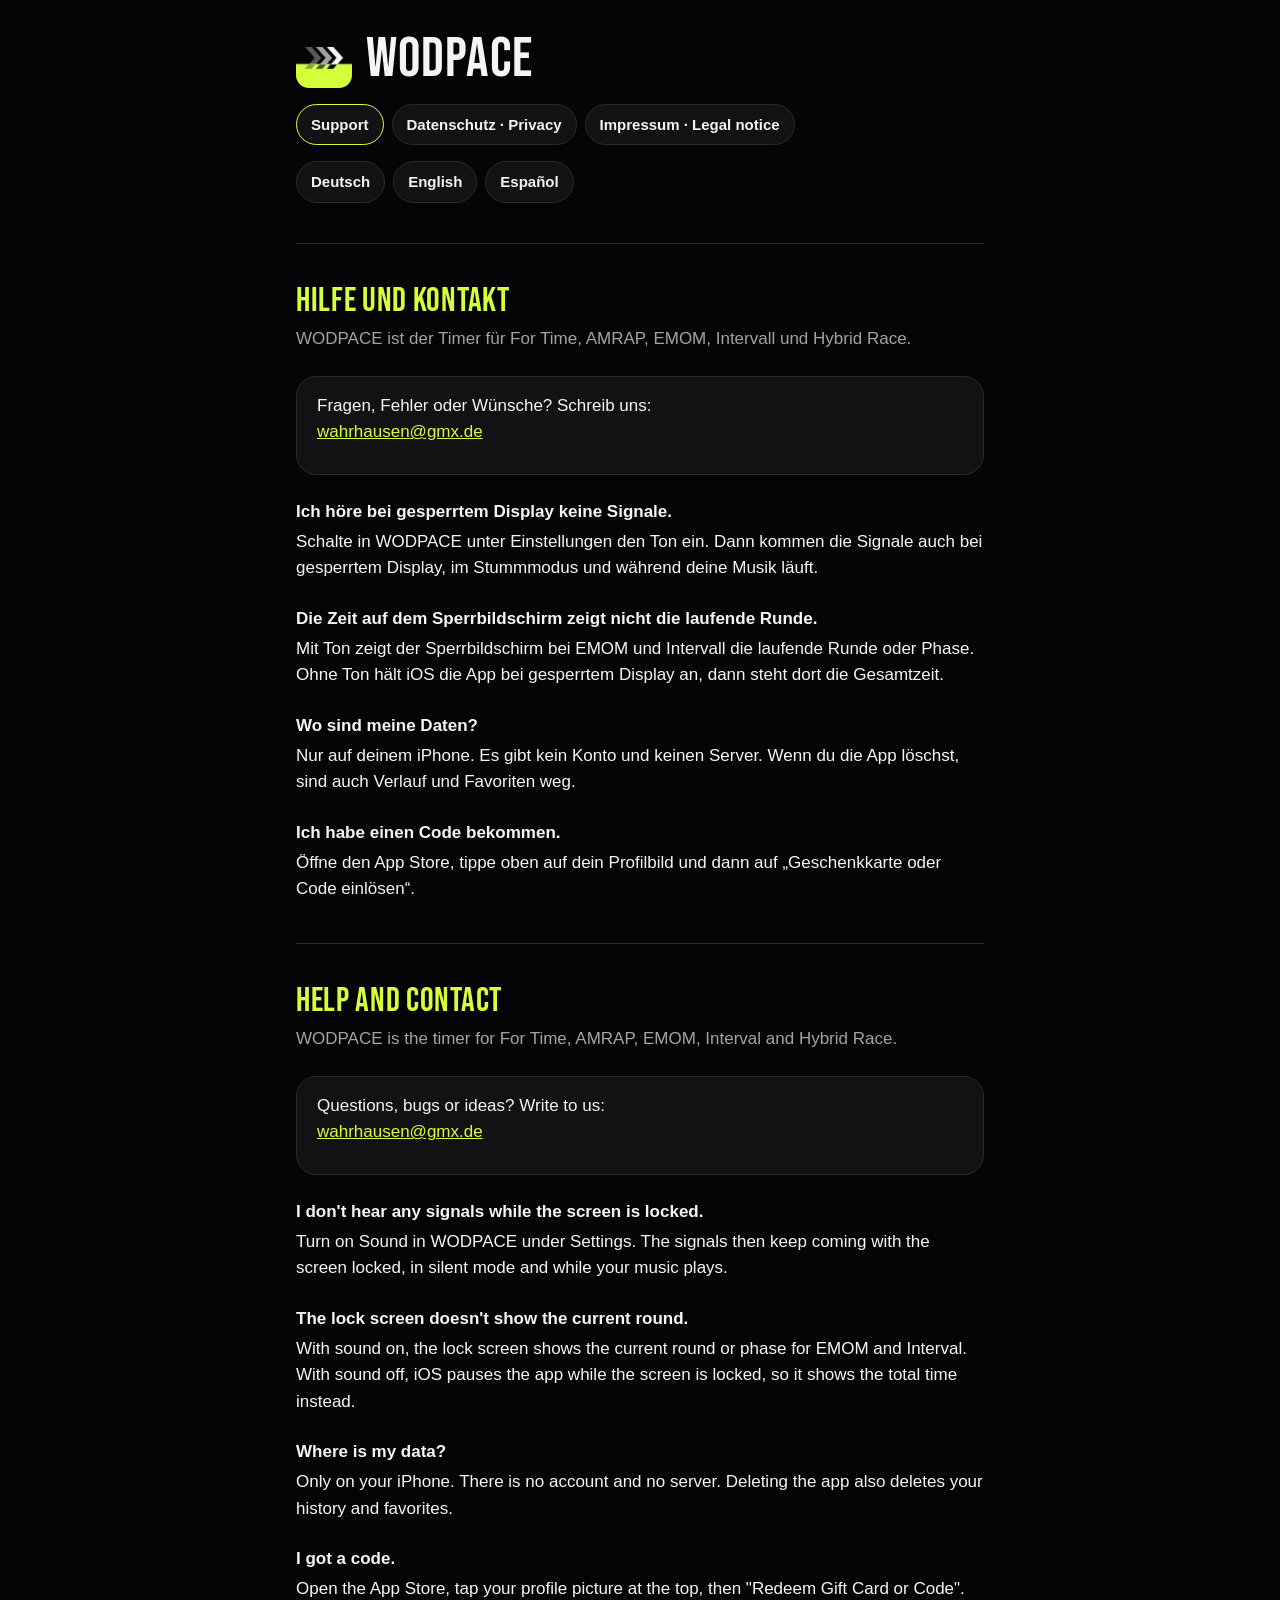
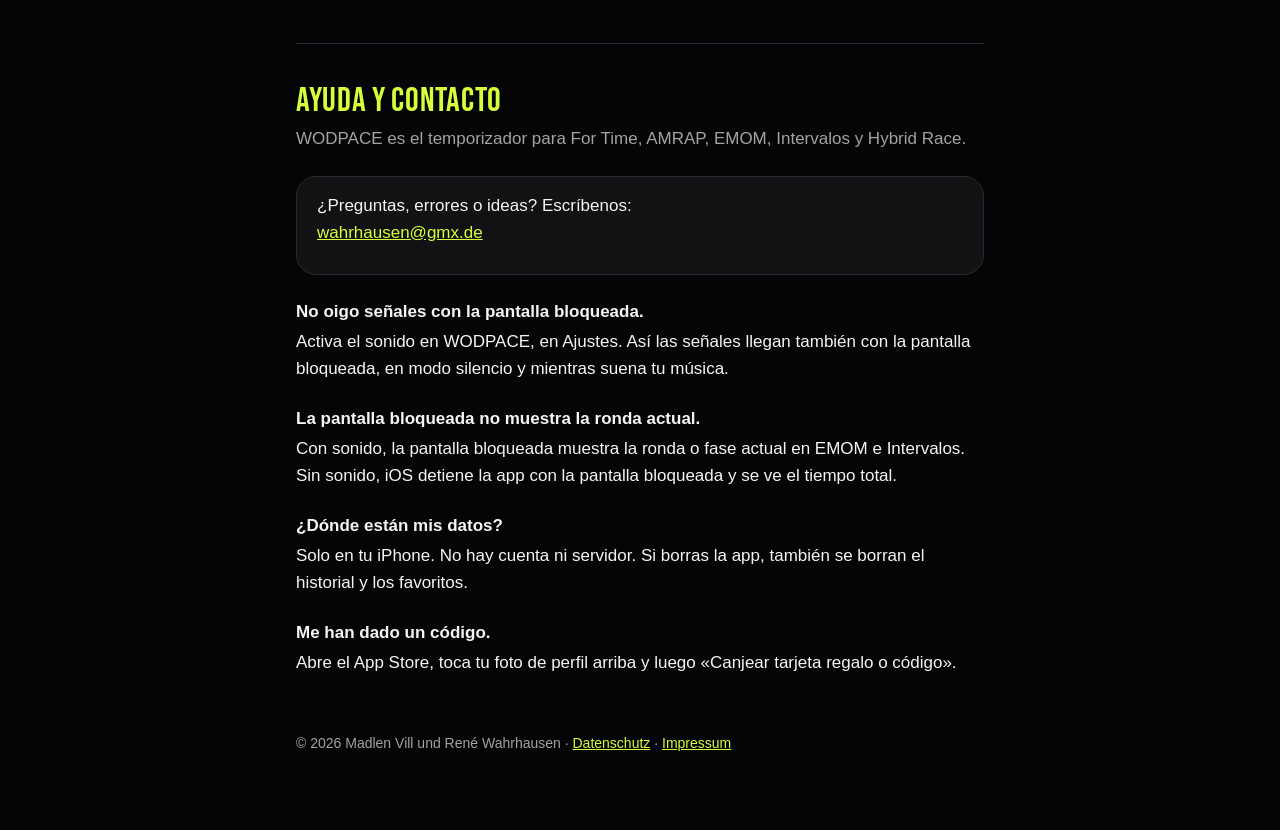
<file: index.html>
<!doctype html>
<html lang="de">
<head>
  <meta charset="utf-8">
  <meta name="viewport" content="width=device-width, initial-scale=1">
  <!-- Nicht in Suchmaschinen (Madlen 17.11.2026). Kontaktdaten unten als HTML-Entitäten gegen einfache Sammel-Bots. -->
  <meta name="robots" content="noindex, nofollow, noarchive, nosnippet, noimageindex">
  <title>WODPACE – Support</title>
  <meta name="description" content="Hilfe und Kontakt zu WODPACE, dem Timer für For Time, AMRAP, EMOM, Intervall und Hybrid Race.">
  <link rel="icon" href="assets/icon.png">
  <link rel="apple-touch-icon" href="assets/icon.png">
  <link rel="stylesheet" href="assets/style.css">
</head>
<body>
<main>
  <header class="brand">
    <img src="assets/icon.png" alt="">
    <h1>WODPACE</h1>
  </header>
  <nav class="pages" aria-label="Seiten">
    <a href="./" aria-current="page">Support</a>
    <a href="datenschutz/">Datenschutz · Privacy</a>
    <a href="impressum/">Impressum · Legal notice</a>
  </nav>
  <nav class="lang" aria-label="Sprache">
    <a href="#de" lang="de">Deutsch</a>
    <a href="#en" lang="en">English</a>
    <a href="#es" lang="es">Español</a>
  </nav>

  <section id="de" lang="de">
    <h2>Hilfe und Kontakt</h2>
    <p class="lead">WODPACE ist der Timer für For Time, AMRAP, EMOM, Intervall und Hybrid Race.</p>
    <div class="card">
      <p>Fragen, Fehler oder Wünsche? Schreib uns:<br><a href="&#109;&#97;&#105;&#108;&#116;&#111;&#58;&#119;&#97;&#104;&#114;&#104;&#97;&#117;&#115;&#101;&#110;&#64;&#103;&#109;&#120;&#46;&#100;&#101;">&#119;&#97;&#104;&#114;&#104;&#97;&#117;&#115;&#101;&#110;&#64;&#103;&#109;&#120;&#46;&#100;&#101;</a></p>
    </div>

    <h3>Ich höre bei gesperrtem Display keine Signale.</h3>
    <p>Schalte in WODPACE unter Einstellungen den Ton ein. Dann kommen die Signale auch bei gesperrtem Display, im Stummmodus und während deine Musik läuft.</p>

    <h3>Die Zeit auf dem Sperrbildschirm zeigt nicht die laufende Runde.</h3>
    <p>Mit Ton zeigt der Sperrbildschirm bei EMOM und Intervall die laufende Runde oder Phase. Ohne Ton hält iOS die App bei gesperrtem Display an, dann steht dort die Gesamtzeit.</p>

    <h3>Wo sind meine Daten?</h3>
    <p>Nur auf deinem iPhone. Es gibt kein Konto und keinen Server. Wenn du die App löschst, sind auch Verlauf und Favoriten weg.</p>

    <h3>Ich habe einen Code bekommen.</h3>
    <p>Öffne den App Store, tippe oben auf dein Profilbild und dann auf „Geschenkkarte oder Code einlösen“.</p>
  </section>

  <section id="en" lang="en">
    <h2>Help and contact</h2>
    <p class="lead">WODPACE is the timer for For Time, AMRAP, EMOM, Interval and Hybrid Race.</p>
    <div class="card">
      <p>Questions, bugs or ideas? Write to us:<br><a href="&#109;&#97;&#105;&#108;&#116;&#111;&#58;&#119;&#97;&#104;&#114;&#104;&#97;&#117;&#115;&#101;&#110;&#64;&#103;&#109;&#120;&#46;&#100;&#101;">&#119;&#97;&#104;&#114;&#104;&#97;&#117;&#115;&#101;&#110;&#64;&#103;&#109;&#120;&#46;&#100;&#101;</a></p>
    </div>

    <h3>I don't hear any signals while the screen is locked.</h3>
    <p>Turn on Sound in WODPACE under Settings. The signals then keep coming with the screen locked, in silent mode and while your music plays.</p>

    <h3>The lock screen doesn't show the current round.</h3>
    <p>With sound on, the lock screen shows the current round or phase for EMOM and Interval. With sound off, iOS pauses the app while the screen is locked, so it shows the total time instead.</p>

    <h3>Where is my data?</h3>
    <p>Only on your iPhone. There is no account and no server. Deleting the app also deletes your history and favorites.</p>

    <h3>I got a code.</h3>
    <p>Open the App Store, tap your profile picture at the top, then "Redeem Gift Card or Code".</p>
  </section>

  <section id="es" lang="es">
    <h2>Ayuda y contacto</h2>
    <p class="lead">WODPACE es el temporizador para For Time, AMRAP, EMOM, Intervalos y Hybrid Race.</p>
    <div class="card">
      <p>¿Preguntas, errores o ideas? Escríbenos:<br><a href="&#109;&#97;&#105;&#108;&#116;&#111;&#58;&#119;&#97;&#104;&#114;&#104;&#97;&#117;&#115;&#101;&#110;&#64;&#103;&#109;&#120;&#46;&#100;&#101;">&#119;&#97;&#104;&#114;&#104;&#97;&#117;&#115;&#101;&#110;&#64;&#103;&#109;&#120;&#46;&#100;&#101;</a></p>
    </div>

    <h3>No oigo señales con la pantalla bloqueada.</h3>
    <p>Activa el sonido en WODPACE, en Ajustes. Así las señales llegan también con la pantalla bloqueada, en modo silencio y mientras suena tu música.</p>

    <h3>La pantalla bloqueada no muestra la ronda actual.</h3>
    <p>Con sonido, la pantalla bloqueada muestra la ronda o fase actual en EMOM e Intervalos. Sin sonido, iOS detiene la app con la pantalla bloqueada y se ve el tiempo total.</p>

    <h3>¿Dónde están mis datos?</h3>
    <p>Solo en tu iPhone. No hay cuenta ni servidor. Si borras la app, también se borran el historial y los favoritos.</p>

    <h3>Me han dado un código.</h3>
    <p>Abre el App Store, toca tu foto de perfil arriba y luego «Canjear tarjeta regalo o código».</p>
  </section>

  <footer>
    <p>© 2026 Madlen Vill und René Wahrhausen · <a href="datenschutz/">Datenschutz</a> · <a href="impressum/">Impressum</a></p>
  </footer>
</main>
</body>
</html>
</file>
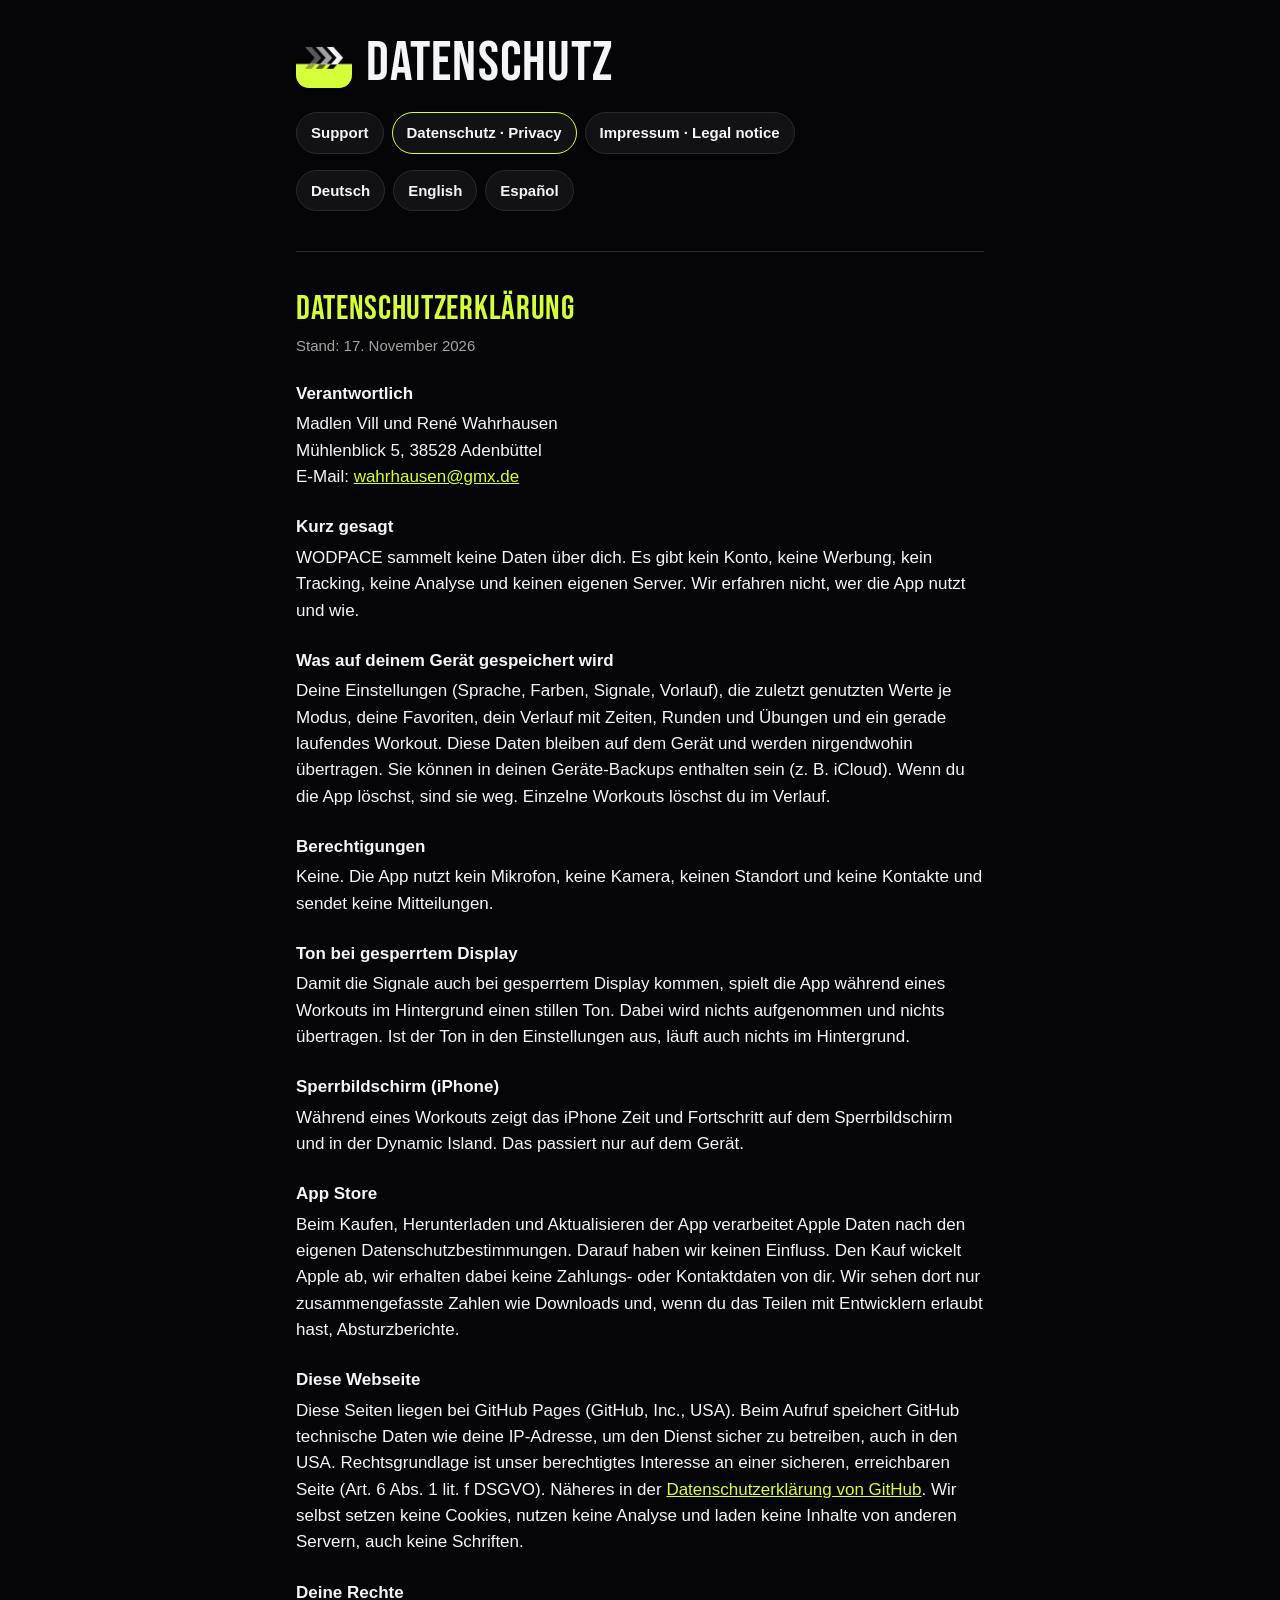
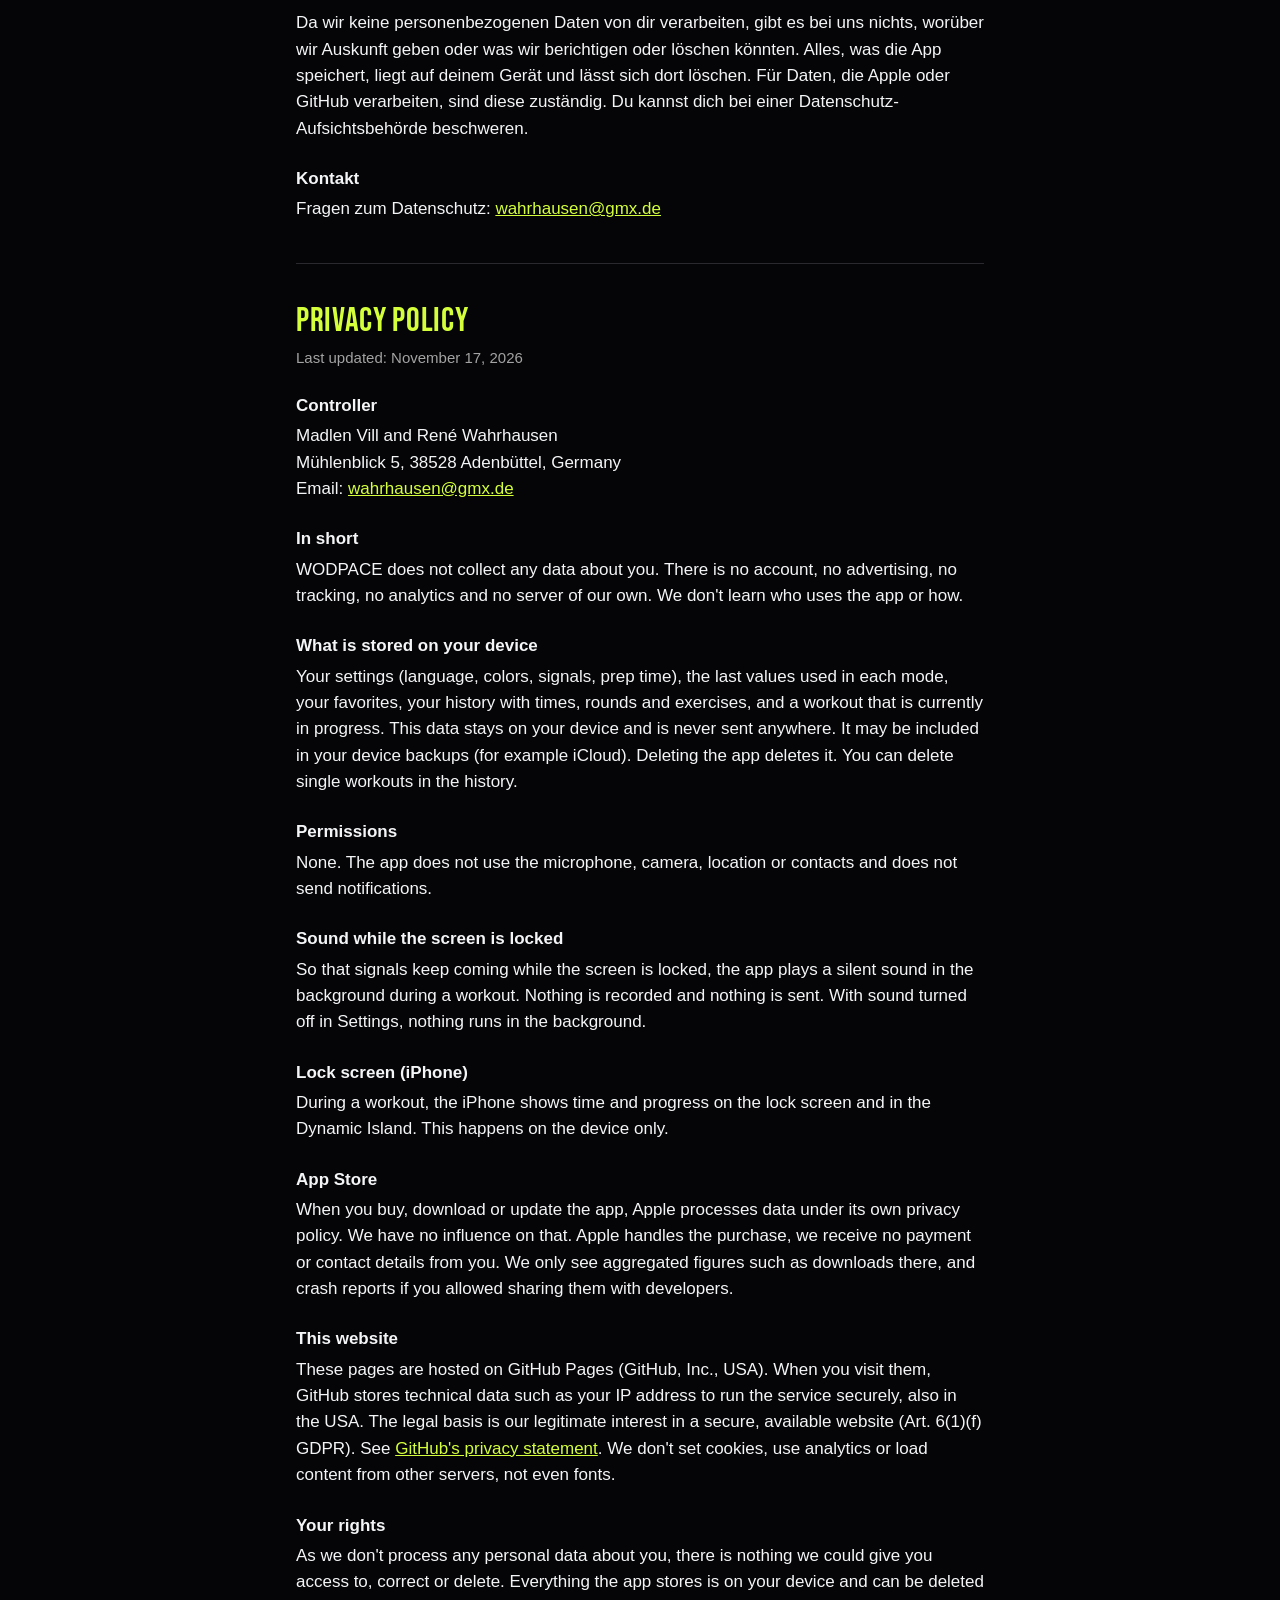
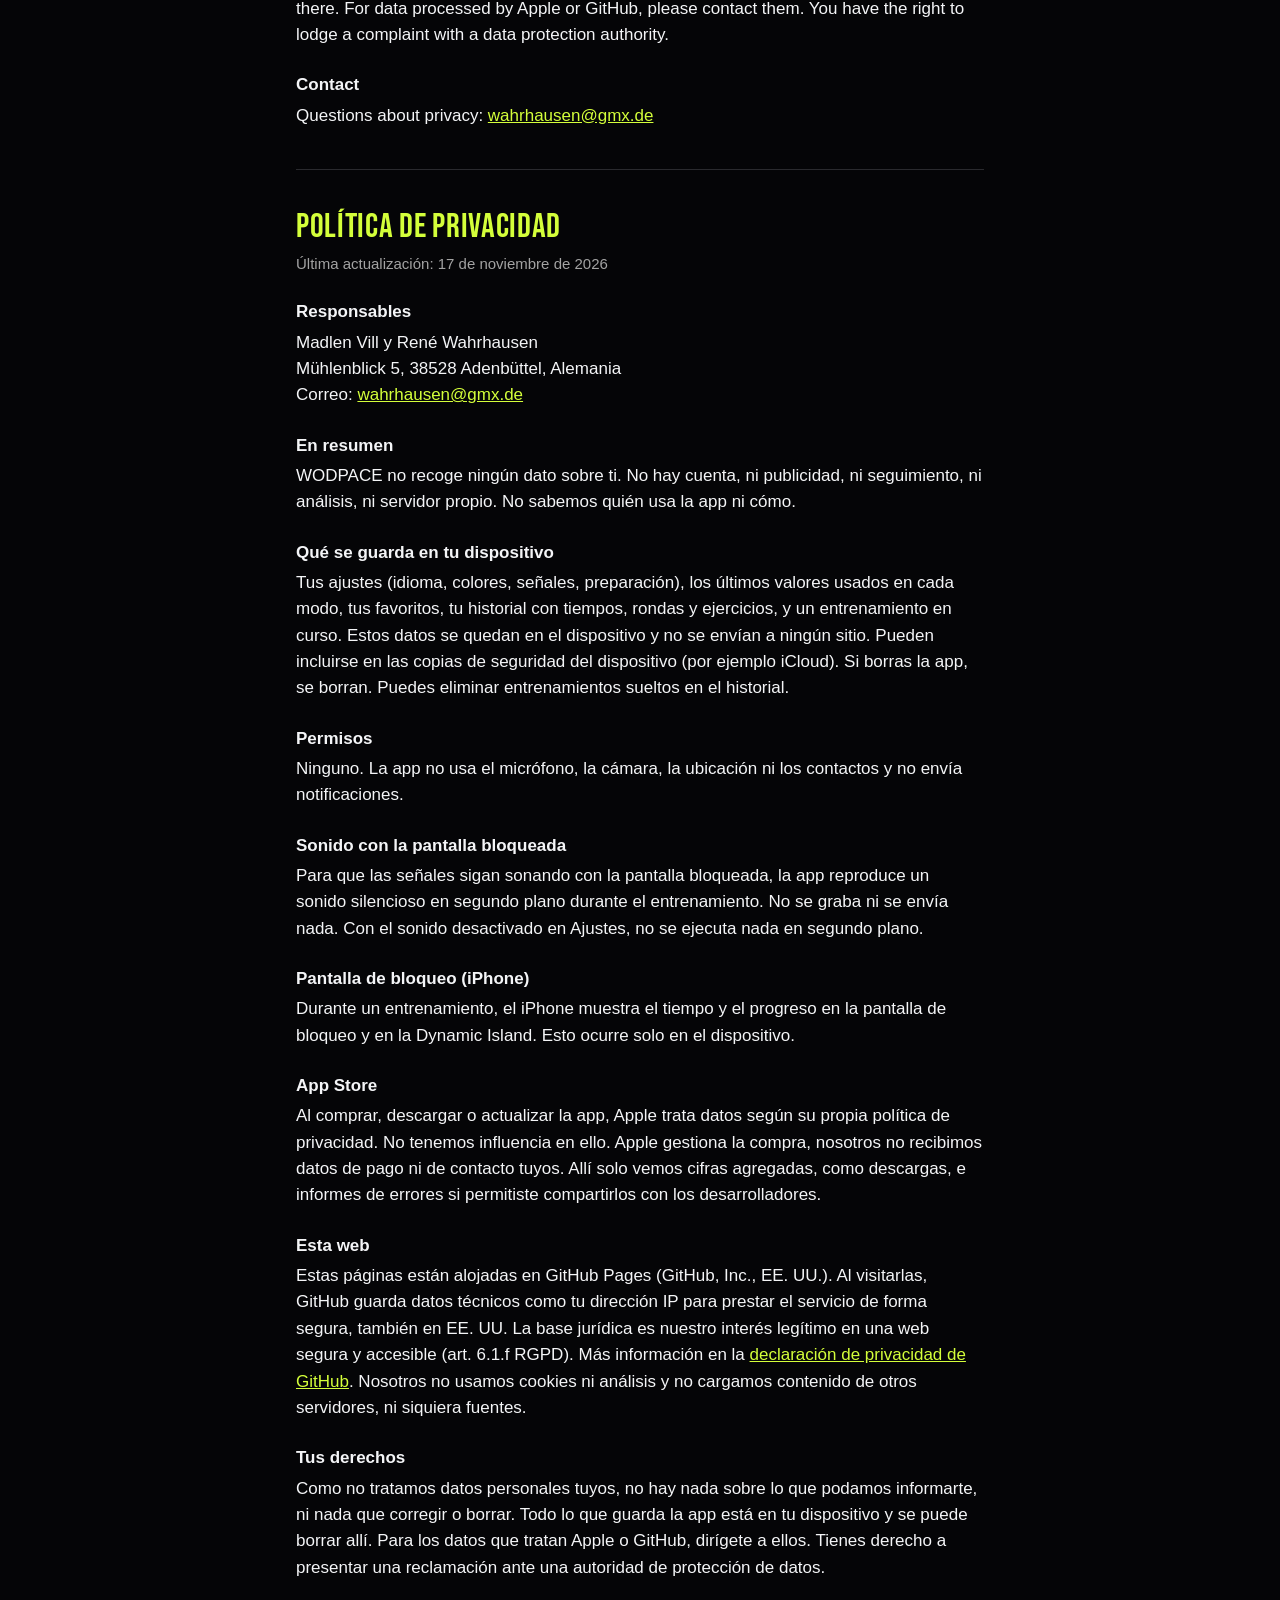
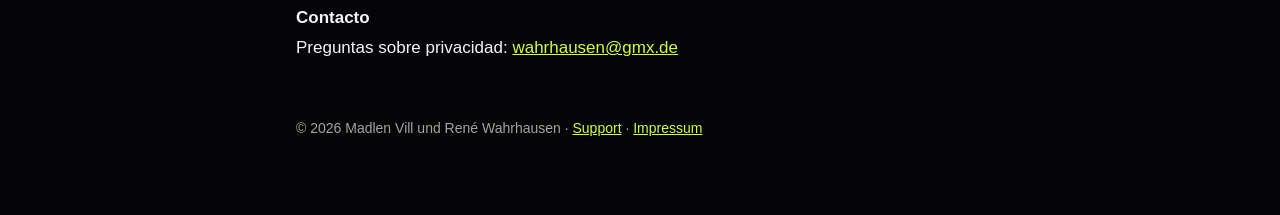
<file: datenschutz/index.html>
<!doctype html>
<html lang="de">
<head>
  <meta charset="utf-8">
  <meta name="viewport" content="width=device-width, initial-scale=1">
  <!-- Nicht in Suchmaschinen (Madlen 17.11.2026). Kontaktdaten unten als HTML-Entitäten gegen einfache Sammel-Bots. -->
  <meta name="robots" content="noindex, nofollow, noarchive, nosnippet, noimageindex">
  <title>WODPACE – Datenschutz</title>
  <meta name="description" content="Datenschutzerklärung der App WODPACE: keine Datenerhebung, kein Konto, kein Tracking.">
  <link rel="icon" href="../assets/icon.png">
  <link rel="stylesheet" href="../assets/style.css">
</head>
<body>
<main>
  <!-- Gleicher Inhalt wie in der App (src/i18n/*.ts → privacy) und in docs/legal/datenschutz.md. Wer etwas ändert, ändert alle drei. -->
  <header class="brand">
    <a href="../"><img src="../assets/icon.png" alt="WODPACE"></a>
    <h1>Datenschutz</h1>
  </header>
  <nav class="pages" aria-label="Seiten">
    <a href="../">Support</a>
    <a href="./" aria-current="page">Datenschutz · Privacy</a>
    <a href="../impressum/">Impressum · Legal notice</a>
  </nav>
  <nav class="lang" aria-label="Sprache">
    <a href="#de" lang="de">Deutsch</a>
    <a href="#en" lang="en">English</a>
    <a href="#es" lang="es">Español</a>
  </nav>

  <section id="de" lang="de">
    <h2>Datenschutzerklärung</h2>
    <p class="updated">Stand: 17. November 2026</p>

    <h3>Verantwortlich</h3>
    <p>Madlen Vill und René Wahrhausen<br>
      &#77;&#252;&#104;&#108;&#101;&#110;&#98;&#108;&#105;&#99;&#107;&#32;&#53;, &#51;&#56;&#53;&#50;&#56;&#32;&#65;&#100;&#101;&#110;&#98;&#252;&#116;&#116;&#101;&#108;<br>
      E-Mail: <a href="&#109;&#97;&#105;&#108;&#116;&#111;&#58;&#119;&#97;&#104;&#114;&#104;&#97;&#117;&#115;&#101;&#110;&#64;&#103;&#109;&#120;&#46;&#100;&#101;">&#119;&#97;&#104;&#114;&#104;&#97;&#117;&#115;&#101;&#110;&#64;&#103;&#109;&#120;&#46;&#100;&#101;</a></p>

    <h3>Kurz gesagt</h3>
    <p>WODPACE sammelt keine Daten über dich. Es gibt kein Konto, keine Werbung, kein Tracking, keine Analyse und keinen eigenen Server. Wir erfahren nicht, wer die App nutzt und wie.</p>

    <h3>Was auf deinem Gerät gespeichert wird</h3>
    <p>Deine Einstellungen (Sprache, Farben, Signale, Vorlauf), die zuletzt genutzten Werte je Modus, deine Favoriten, dein Verlauf mit Zeiten, Runden und Übungen und ein gerade laufendes Workout. Diese Daten bleiben auf dem Gerät und werden nirgendwohin übertragen. Sie können in deinen Geräte-Backups enthalten sein (z. B. iCloud). Wenn du die App löschst, sind sie weg. Einzelne Workouts löschst du im Verlauf.</p>

    <h3>Berechtigungen</h3>
    <p>Keine. Die App nutzt kein Mikrofon, keine Kamera, keinen Standort und keine Kontakte und sendet keine Mitteilungen.</p>

    <h3>Ton bei gesperrtem Display</h3>
    <p>Damit die Signale auch bei gesperrtem Display kommen, spielt die App während eines Workouts im Hintergrund einen stillen Ton. Dabei wird nichts aufgenommen und nichts übertragen. Ist der Ton in den Einstellungen aus, läuft auch nichts im Hintergrund.</p>

    <h3>Sperrbildschirm (iPhone)</h3>
    <p>Während eines Workouts zeigt das iPhone Zeit und Fortschritt auf dem Sperrbildschirm und in der Dynamic Island. Das passiert nur auf dem Gerät.</p>

    <h3>App Store</h3>
    <p>Beim Kaufen, Herunterladen und Aktualisieren der App verarbeitet Apple Daten nach den eigenen Datenschutzbestimmungen. Darauf haben wir keinen Einfluss. Den Kauf wickelt Apple ab, wir erhalten dabei keine Zahlungs- oder Kontaktdaten von dir. Wir sehen dort nur zusammengefasste Zahlen wie Downloads und, wenn du das Teilen mit Entwicklern erlaubt hast, Absturzberichte.</p>

    <h3>Diese Webseite</h3>
    <p>Diese Seiten liegen bei GitHub Pages (GitHub, Inc., USA). Beim Aufruf speichert GitHub technische Daten wie deine IP-Adresse, um den Dienst sicher zu betreiben, auch in den USA. Rechtsgrundlage ist unser berechtigtes Interesse an einer sicheren, erreichbaren Seite (Art. 6 Abs. 1 lit. f DSGVO). Näheres in der <a href="https://docs.github.com/de/site-policy/privacy-policies/github-general-privacy-statement">Datenschutzerklärung von GitHub</a>. Wir selbst setzen keine Cookies, nutzen keine Analyse und laden keine Inhalte von anderen Servern, auch keine Schriften.</p>

    <h3>Deine Rechte</h3>
    <p>Da wir keine personenbezogenen Daten von dir verarbeiten, gibt es bei uns nichts, worüber wir Auskunft geben oder was wir berichtigen oder löschen könnten. Alles, was die App speichert, liegt auf deinem Gerät und lässt sich dort löschen. Für Daten, die Apple oder GitHub verarbeiten, sind diese zuständig. Du kannst dich bei einer Datenschutz-Aufsichtsbehörde beschweren.</p>

    <h3>Kontakt</h3>
    <p>Fragen zum Datenschutz: <a href="&#109;&#97;&#105;&#108;&#116;&#111;&#58;&#119;&#97;&#104;&#114;&#104;&#97;&#117;&#115;&#101;&#110;&#64;&#103;&#109;&#120;&#46;&#100;&#101;">&#119;&#97;&#104;&#114;&#104;&#97;&#117;&#115;&#101;&#110;&#64;&#103;&#109;&#120;&#46;&#100;&#101;</a></p>
  </section>

  <section id="en" lang="en">
    <h2>Privacy policy</h2>
    <p class="updated">Last updated: November 17, 2026</p>

    <h3>Controller</h3>
    <p>Madlen Vill and René Wahrhausen<br>
      &#77;&#252;&#104;&#108;&#101;&#110;&#98;&#108;&#105;&#99;&#107;&#32;&#53;, &#51;&#56;&#53;&#50;&#56;&#32;&#65;&#100;&#101;&#110;&#98;&#252;&#116;&#116;&#101;&#108;, Germany<br>
      Email: <a href="&#109;&#97;&#105;&#108;&#116;&#111;&#58;&#119;&#97;&#104;&#114;&#104;&#97;&#117;&#115;&#101;&#110;&#64;&#103;&#109;&#120;&#46;&#100;&#101;">&#119;&#97;&#104;&#114;&#104;&#97;&#117;&#115;&#101;&#110;&#64;&#103;&#109;&#120;&#46;&#100;&#101;</a></p>

    <h3>In short</h3>
    <p>WODPACE does not collect any data about you. There is no account, no advertising, no tracking, no analytics and no server of our own. We don't learn who uses the app or how.</p>

    <h3>What is stored on your device</h3>
    <p>Your settings (language, colors, signals, prep time), the last values used in each mode, your favorites, your history with times, rounds and exercises, and a workout that is currently in progress. This data stays on your device and is never sent anywhere. It may be included in your device backups (for example iCloud). Deleting the app deletes it. You can delete single workouts in the history.</p>

    <h3>Permissions</h3>
    <p>None. The app does not use the microphone, camera, location or contacts and does not send notifications.</p>

    <h3>Sound while the screen is locked</h3>
    <p>So that signals keep coming while the screen is locked, the app plays a silent sound in the background during a workout. Nothing is recorded and nothing is sent. With sound turned off in Settings, nothing runs in the background.</p>

    <h3>Lock screen (iPhone)</h3>
    <p>During a workout, the iPhone shows time and progress on the lock screen and in the Dynamic Island. This happens on the device only.</p>

    <h3>App Store</h3>
    <p>When you buy, download or update the app, Apple processes data under its own privacy policy. We have no influence on that. Apple handles the purchase, we receive no payment or contact details from you. We only see aggregated figures such as downloads there, and crash reports if you allowed sharing them with developers.</p>

    <h3>This website</h3>
    <p>These pages are hosted on GitHub Pages (GitHub, Inc., USA). When you visit them, GitHub stores technical data such as your IP address to run the service securely, also in the USA. The legal basis is our legitimate interest in a secure, available website (Art. 6(1)(f) GDPR). See <a href="https://docs.github.com/en/site-policy/privacy-policies/github-general-privacy-statement">GitHub's privacy statement</a>. We don't set cookies, use analytics or load content from other servers, not even fonts.</p>

    <h3>Your rights</h3>
    <p>As we don't process any personal data about you, there is nothing we could give you access to, correct or delete. Everything the app stores is on your device and can be deleted there. For data processed by Apple or GitHub, please contact them. You have the right to lodge a complaint with a data protection authority.</p>

    <h3>Contact</h3>
    <p>Questions about privacy: <a href="&#109;&#97;&#105;&#108;&#116;&#111;&#58;&#119;&#97;&#104;&#114;&#104;&#97;&#117;&#115;&#101;&#110;&#64;&#103;&#109;&#120;&#46;&#100;&#101;">&#119;&#97;&#104;&#114;&#104;&#97;&#117;&#115;&#101;&#110;&#64;&#103;&#109;&#120;&#46;&#100;&#101;</a></p>
  </section>

  <section id="es" lang="es">
    <h2>Política de privacidad</h2>
    <p class="updated">Última actualización: 17 de noviembre de 2026</p>

    <h3>Responsables</h3>
    <p>Madlen Vill y René Wahrhausen<br>
      &#77;&#252;&#104;&#108;&#101;&#110;&#98;&#108;&#105;&#99;&#107;&#32;&#53;, &#51;&#56;&#53;&#50;&#56;&#32;&#65;&#100;&#101;&#110;&#98;&#252;&#116;&#116;&#101;&#108;, Alemania<br>
      Correo: <a href="&#109;&#97;&#105;&#108;&#116;&#111;&#58;&#119;&#97;&#104;&#114;&#104;&#97;&#117;&#115;&#101;&#110;&#64;&#103;&#109;&#120;&#46;&#100;&#101;">&#119;&#97;&#104;&#114;&#104;&#97;&#117;&#115;&#101;&#110;&#64;&#103;&#109;&#120;&#46;&#100;&#101;</a></p>

    <h3>En resumen</h3>
    <p>WODPACE no recoge ningún dato sobre ti. No hay cuenta, ni publicidad, ni seguimiento, ni análisis, ni servidor propio. No sabemos quién usa la app ni cómo.</p>

    <h3>Qué se guarda en tu dispositivo</h3>
    <p>Tus ajustes (idioma, colores, señales, preparación), los últimos valores usados en cada modo, tus favoritos, tu historial con tiempos, rondas y ejercicios, y un entrenamiento en curso. Estos datos se quedan en el dispositivo y no se envían a ningún sitio. Pueden incluirse en las copias de seguridad del dispositivo (por ejemplo iCloud). Si borras la app, se borran. Puedes eliminar entrenamientos sueltos en el historial.</p>

    <h3>Permisos</h3>
    <p>Ninguno. La app no usa el micrófono, la cámara, la ubicación ni los contactos y no envía notificaciones.</p>

    <h3>Sonido con la pantalla bloqueada</h3>
    <p>Para que las señales sigan sonando con la pantalla bloqueada, la app reproduce un sonido silencioso en segundo plano durante el entrenamiento. No se graba ni se envía nada. Con el sonido desactivado en Ajustes, no se ejecuta nada en segundo plano.</p>

    <h3>Pantalla de bloqueo (iPhone)</h3>
    <p>Durante un entrenamiento, el iPhone muestra el tiempo y el progreso en la pantalla de bloqueo y en la Dynamic Island. Esto ocurre solo en el dispositivo.</p>

    <h3>App Store</h3>
    <p>Al comprar, descargar o actualizar la app, Apple trata datos según su propia política de privacidad. No tenemos influencia en ello. Apple gestiona la compra, nosotros no recibimos datos de pago ni de contacto tuyos. Allí solo vemos cifras agregadas, como descargas, e informes de errores si permitiste compartirlos con los desarrolladores.</p>

    <h3>Esta web</h3>
    <p>Estas páginas están alojadas en GitHub Pages (GitHub, Inc., EE. UU.). Al visitarlas, GitHub guarda datos técnicos como tu dirección IP para prestar el servicio de forma segura, también en EE. UU. La base jurídica es nuestro interés legítimo en una web segura y accesible (art. 6.1.f RGPD). Más información en la <a href="https://docs.github.com/es/site-policy/privacy-policies/github-general-privacy-statement">declaración de privacidad de GitHub</a>. Nosotros no usamos cookies ni análisis y no cargamos contenido de otros servidores, ni siquiera fuentes.</p>

    <h3>Tus derechos</h3>
    <p>Como no tratamos datos personales tuyos, no hay nada sobre lo que podamos informarte, ni nada que corregir o borrar. Todo lo que guarda la app está en tu dispositivo y se puede borrar allí. Para los datos que tratan Apple o GitHub, dirígete a ellos. Tienes derecho a presentar una reclamación ante una autoridad de protección de datos.</p>

    <h3>Contacto</h3>
    <p>Preguntas sobre privacidad: <a href="&#109;&#97;&#105;&#108;&#116;&#111;&#58;&#119;&#97;&#104;&#114;&#104;&#97;&#117;&#115;&#101;&#110;&#64;&#103;&#109;&#120;&#46;&#100;&#101;">&#119;&#97;&#104;&#114;&#104;&#97;&#117;&#115;&#101;&#110;&#64;&#103;&#109;&#120;&#46;&#100;&#101;</a></p>
  </section>

  <footer>
    <p>© 2026 Madlen Vill und René Wahrhausen · <a href="../">Support</a> · <a href="../impressum/">Impressum</a></p>
  </footer>
</main>
</body>
</html>
</file>
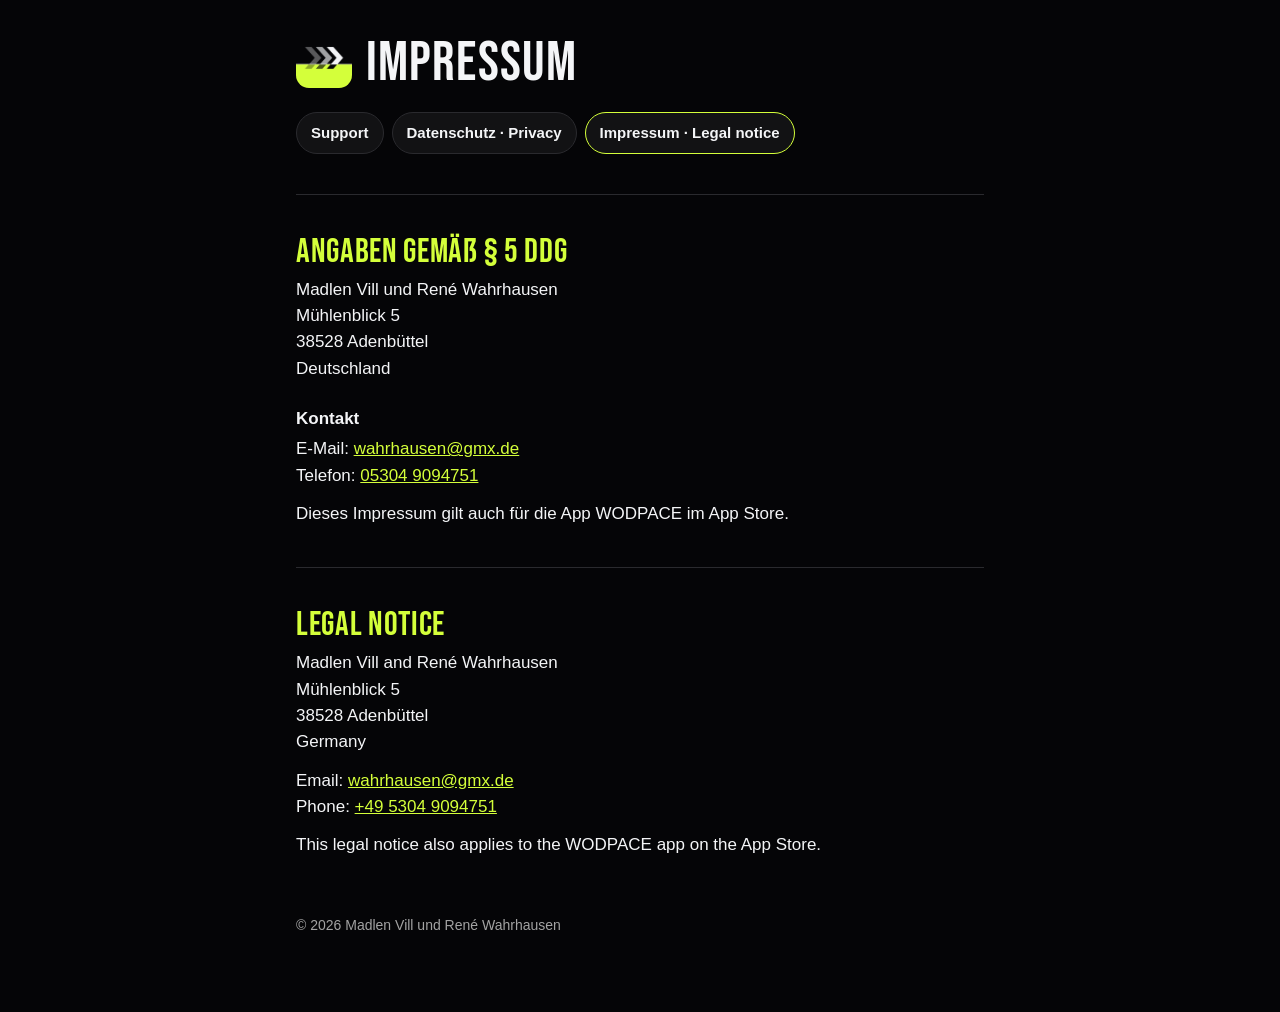
<file: impressum/index.html>
<!doctype html>
<html lang="de">
<head>
  <meta charset="utf-8">
  <meta name="viewport" content="width=device-width, initial-scale=1">
  <!-- Nicht in Suchmaschinen (Madlen 17.11.2026). Kontaktdaten unten als HTML-Entitäten gegen einfache Sammel-Bots. -->
  <meta name="robots" content="noindex, nofollow, noarchive, nosnippet, noimageindex">
  <title>WODPACE – Impressum</title>
  <link rel="icon" href="../assets/icon.png">
  <link rel="stylesheet" href="../assets/style.css">
</head>
<body>
<main>
  <header class="brand">
    <a href="../"><img src="../assets/icon.png" alt="WODPACE"></a>
    <h1>Impressum</h1>
  </header>
  <nav class="pages" aria-label="Seiten">
    <a href="../">Support</a>
    <a href="../datenschutz/">Datenschutz · Privacy</a>
    <a href="./" aria-current="page">Impressum · Legal notice</a>
  </nav>

  <section id="de" lang="de">
    <h2>Angaben gemäß § 5 DDG</h2>
    <p>Madlen Vill und René Wahrhausen<br>
      &#77;&#252;&#104;&#108;&#101;&#110;&#98;&#108;&#105;&#99;&#107;&#32;&#53;<br>
      &#51;&#56;&#53;&#50;&#56;&#32;&#65;&#100;&#101;&#110;&#98;&#252;&#116;&#116;&#101;&#108;<br>
      Deutschland</p>
    <h3>Kontakt</h3>
    <p>E-Mail: <a href="&#109;&#97;&#105;&#108;&#116;&#111;&#58;&#119;&#97;&#104;&#114;&#104;&#97;&#117;&#115;&#101;&#110;&#64;&#103;&#109;&#120;&#46;&#100;&#101;">&#119;&#97;&#104;&#114;&#104;&#97;&#117;&#115;&#101;&#110;&#64;&#103;&#109;&#120;&#46;&#100;&#101;</a><br>
      Telefon: <a href="&#116;&#101;&#108;&#58;&#43;&#52;&#57;&#53;&#51;&#48;&#52;&#57;&#48;&#57;&#52;&#55;&#53;&#49;">&#48;&#53;&#51;&#48;&#52;&#32;&#57;&#48;&#57;&#52;&#55;&#53;&#49;</a></p>
    <p>Dieses Impressum gilt auch für die App WODPACE im App Store.</p>
  </section>

  <section id="en" lang="en">
    <h2>Legal notice</h2>
    <p>Madlen Vill and René Wahrhausen<br>
      &#77;&#252;&#104;&#108;&#101;&#110;&#98;&#108;&#105;&#99;&#107;&#32;&#53;<br>
      &#51;&#56;&#53;&#50;&#56;&#32;&#65;&#100;&#101;&#110;&#98;&#252;&#116;&#116;&#101;&#108;<br>
      Germany</p>
    <p>Email: <a href="&#109;&#97;&#105;&#108;&#116;&#111;&#58;&#119;&#97;&#104;&#114;&#104;&#97;&#117;&#115;&#101;&#110;&#64;&#103;&#109;&#120;&#46;&#100;&#101;">&#119;&#97;&#104;&#114;&#104;&#97;&#117;&#115;&#101;&#110;&#64;&#103;&#109;&#120;&#46;&#100;&#101;</a><br>
      Phone: <a href="&#116;&#101;&#108;&#58;&#43;&#52;&#57;&#53;&#51;&#48;&#52;&#57;&#48;&#57;&#52;&#55;&#53;&#49;">&#43;&#52;&#57;&#32;&#53;&#51;&#48;&#52;&#32;&#57;&#48;&#57;&#52;&#55;&#53;&#49;</a></p>
    <p>This legal notice also applies to the WODPACE app on the App Store.</p>
  </section>

  <footer>
    <p>© 2026 Madlen Vill und René Wahrhausen</p>
  </footer>
</main>
</body>
</html>
</file>
<file: assets/style.css>
/* WODPACE: Support, Datenschutz, Impressum. Look wie die App (Schwarz, Volt, Bebas Neue).
   Schrift liegt hier, nichts wird von Google oder anderen Servern geladen. */

@font-face {
  font-family: "Bebas Neue";
  src: url("BebasNeue-Regular.ttf") format("truetype");
  font-display: swap;
}

:root {
  --bg: #050507;
  --card: #121214;
  --edge: #2a2a2e;
  --text: #f4f5f7;
  --muted: #a3a3a3;
  --volt: #d4ff3a;
  --todo: #ffb347;
}

* {
  box-sizing: border-box;
}

html {
  -webkit-text-size-adjust: 100%;
}

body {
  margin: 0;
  background: var(--bg);
  color: var(--text);
  font: 17px/1.55 -apple-system, BlinkMacSystemFont, "Segoe UI", Roboto, Helvetica, Arial, sans-serif;
}

main {
  max-width: 720px;
  margin: 0 auto;
  padding: 32px 16px 64px;
}

header.brand {
  display: flex;
  align-items: center;
  gap: 14px;
  margin-bottom: 8px;
}

header.brand img {
  width: 56px;
  height: 56px;
  border-radius: 13px;
}

header.brand a {
  color: inherit;
  text-decoration: none;
}

h1,
h2 {
  font-family: "Bebas Neue", Impact, "Arial Narrow", sans-serif;
  font-weight: 400;
  letter-spacing: 0.02em;
  line-height: 1;
  margin: 0;
}

h1 {
  font-size: 56px;
}

h2 {
  font-size: 34px;
  margin: 40px 0 8px;
  color: var(--volt);
}

h3 {
  font-size: 17px;
  margin: 24px 0 4px;
}

p,
ul {
  margin: 0 0 12px;
}

ul {
  padding-left: 20px;
}

a {
  color: var(--volt);
}

.lead {
  color: var(--muted);
  margin-bottom: 24px;
}

nav.lang,
nav.pages {
  display: flex;
  flex-wrap: wrap;
  gap: 8px;
  margin: 16px 0 8px;
}

nav a {
  display: inline-block;
  padding: 8px 14px;
  border: 1px solid var(--edge);
  border-radius: 999px;
  background: var(--card);
  color: var(--text);
  text-decoration: none;
  font-weight: 600;
  font-size: 15px;
}

nav a[aria-current="page"] {
  border-color: var(--volt);
}

section {
  border-top: 1px solid var(--edge);
  margin-top: 40px;
}

.card {
  background: var(--card);
  border: 1px solid var(--edge);
  border-radius: 20px;
  padding: 16px 20px;
  margin: 16px 0;
}

.updated {
  color: var(--muted);
  font-size: 15px;
}

.todo {
  color: var(--todo);
  font-weight: 700;
}

footer {
  margin-top: 56px;
  color: var(--muted);
  font-size: 14px;
}
</file>
